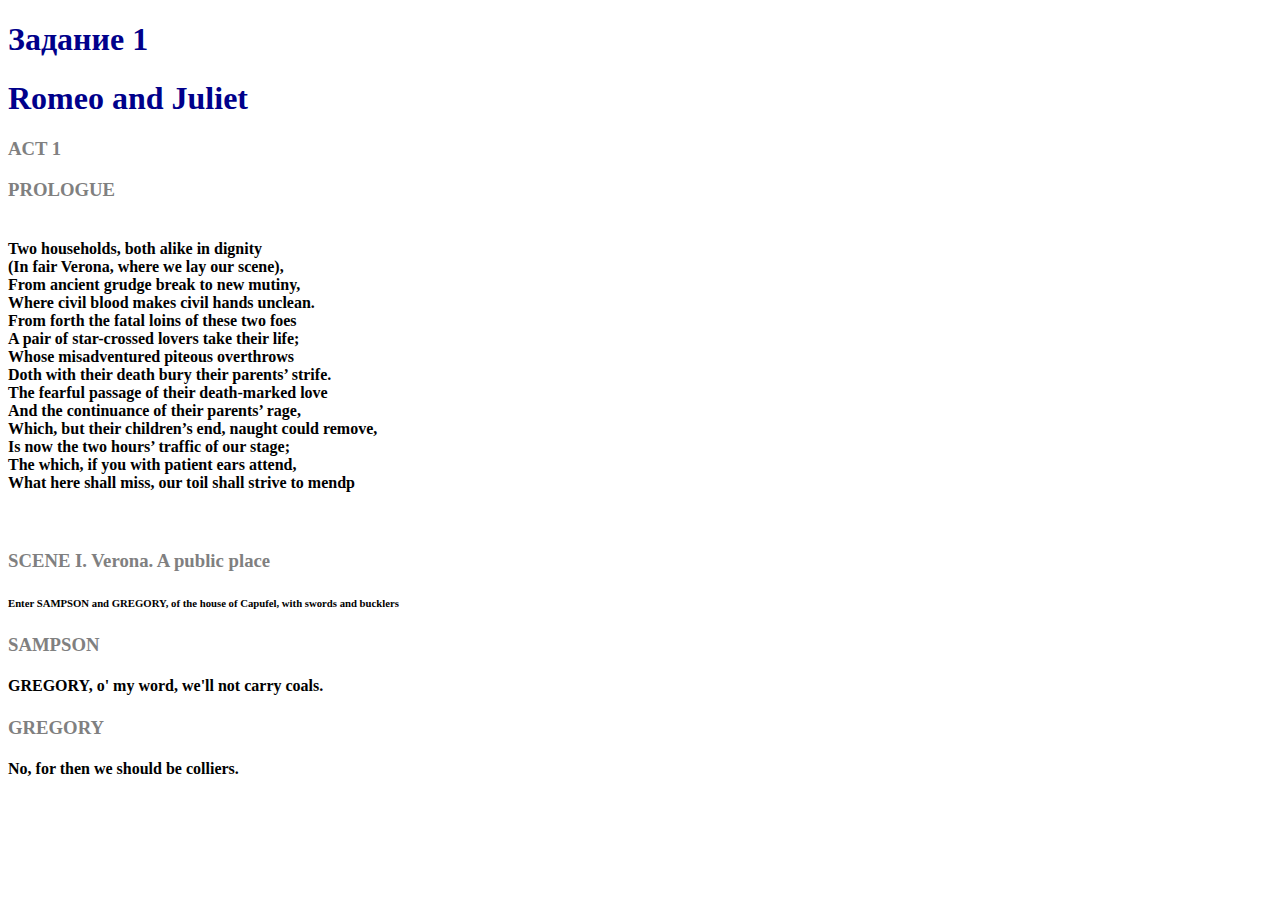
<file: practic1.html>
<!DOCTYPE html>
<html lang="ru">
<head>
    <meta charset="UTF-8">
    <meta name="viewport" content="width=device-width, initial-scale=1.0">
    <title>Моя Биография</title>
    <link rel="stylesheet" href="style1.css">
    <link href="https://fonts.googleapis.com/css2?family=Roboto:wght@400;700&display=swap" rel="stylesheet">
</head>
<body>
    <h1>Задание 1</h1>
    <form>
        <h1>Romeo and Juliet</h1>
        <h3>ACT 1</h3>
        <h3>PROLOGUE</h3>
        <h4><br>Two households, both alike in dignity
            <br>(In fair Verona, where we lay our scene),
            <br>From ancient grudge break to new mutiny,
            <br>Where civil blood makes civil hands unclean.
            <br>From forth the fatal loins of these two foes
            <br>A pair of star-crossed lovers take their life;
            <br>Whose misadventured piteous overthrows
            <br>Doth with their death bury their parents’ strife.
            <br>The fearful passage of their death-marked love
            <br>And the continuance of their parents’ rage,
            <br>Which, but their children’s end, naught could remove,
            <br>Is now the two hours’ traffic of our stage;
            <br>The which, if you with patient ears attend,
            <br>What here shall miss, our toil shall strive to mendp</h4>
        <br><h3>SCENE I. Verona. A public place</h3>
        <h6>Enter SAMPSON and GREGORY, of the house of Capufel, with swords and bucklers</h6>
        <h3>SAMPSON</h3>
        <h4>GREGORY, o' my word, we'll not carry coals.</h4>
        <h3>GREGORY</h3>
        <h4>No, for then we should be colliers.</h4>
    </form>
    
</body>
</html>
</file>
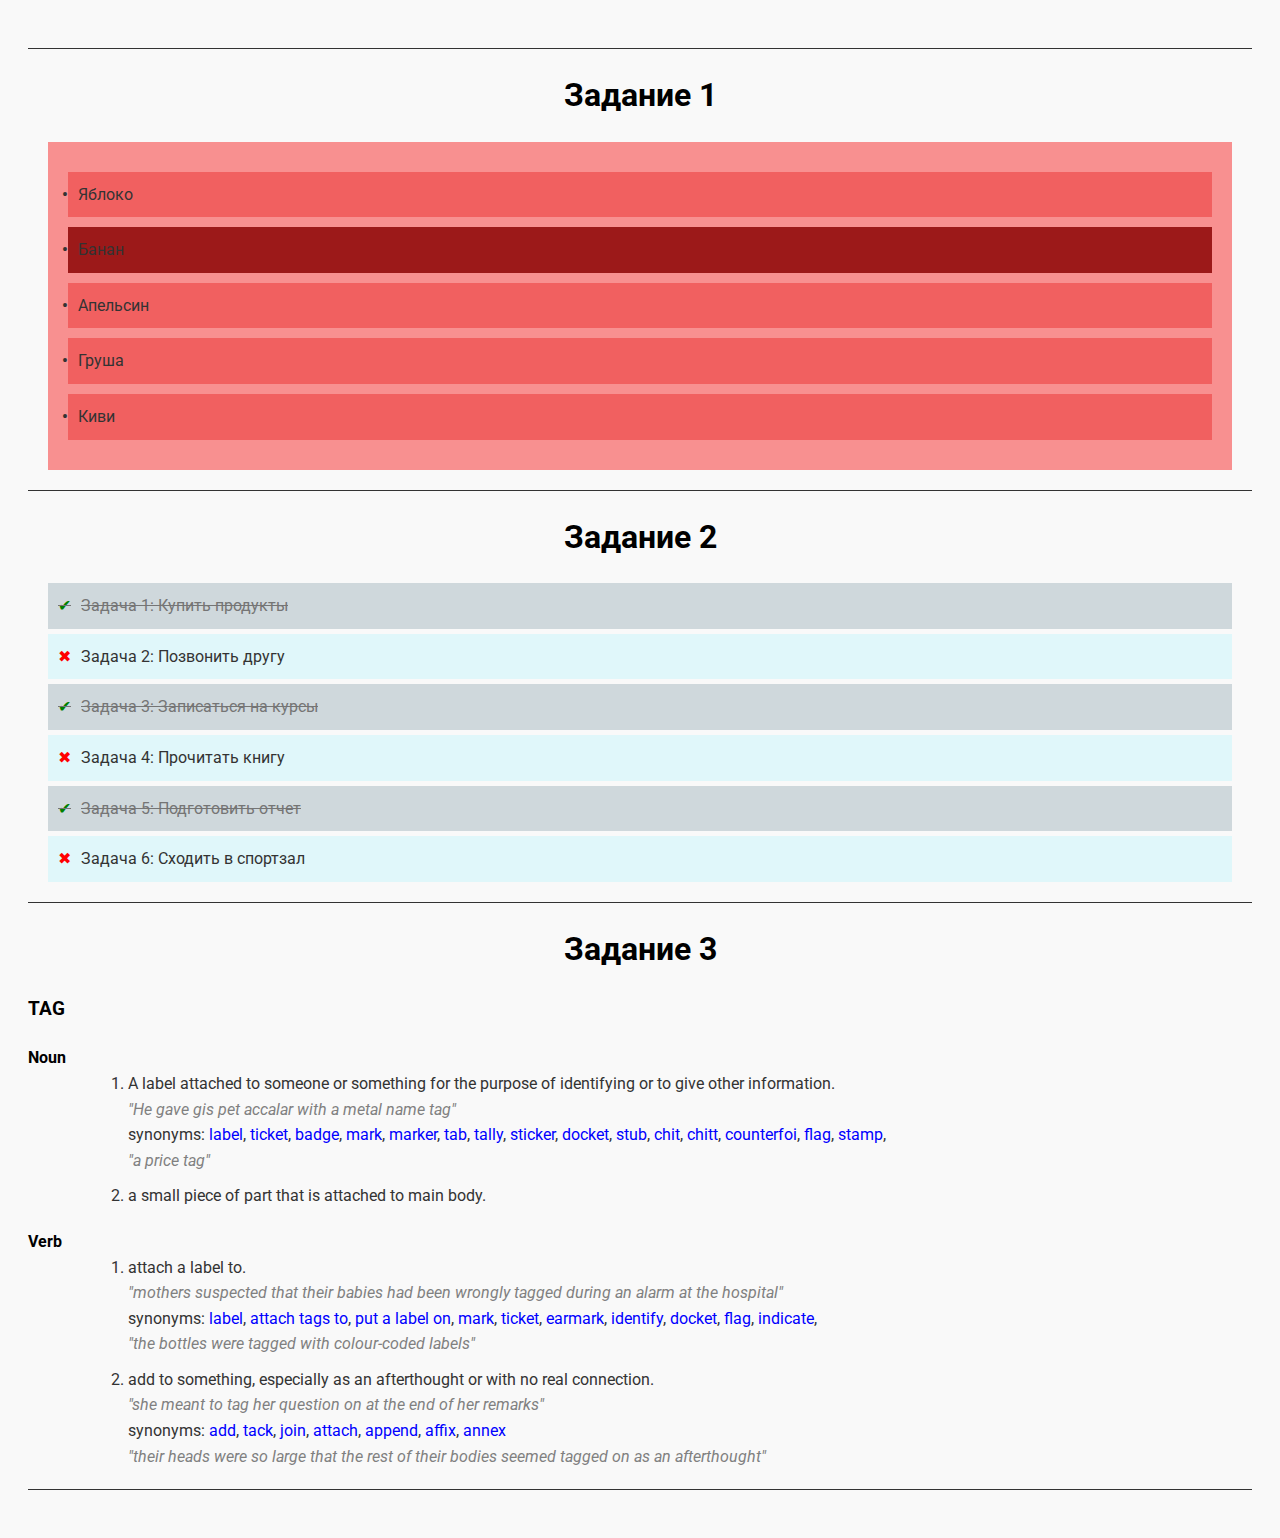
<file: practic2.html>
<!DOCTYPE html>
<html lang="ru">
<head>
    <meta charset="UTF-8">
    <meta name="viewport" content="width=device-width, initial-scale=1.0">
    <title>Моя Биография</title>
    <link rel="stylesheet" href="style2.css">
    <link href="https://fonts.googleapis.com/css2?family=Roboto:wght@400;700&display=swap" rel="stylesheet">
</head>
<body>
    <hr>
        <h1>Задание 1</h1>
        <ul class="fruit-list">
            <li>Яблоко</li>
            <li class="highlight">Банан</li>
            <li>Апельсин</li>
            <li>Груша</li>
            <li>Киви</li>
        </ul>
    <hr>
        <h1>Задание 2</h1>
        <ul class="task-list">
            <li class="checked">Задача 1: Купить продукты</li>
            <li>Задача 2: Позвонить другу</li>
            <li class="checked">Задача 3: Записаться на курсы</li>
            <li>Задача 4: Прочитать книгу</li>
            <li class="checked">Задача 5: Подготовить отчет</li>
            <li>Задача 6: Сходить в спортзал</li>
        </ul>
    <hr>
        <h1>Задание 3</h1>
        <h3>TAG</h3>
        <dl><!--список описания-->
            <dt>Noun</dt><!--заголовок описания-->
            <dd><!--описание-->
                <ol><!--нумеровочный список1-->
                    <li>
                        A label attached to someone or something for the purpose
                        of identifying or to give other information.
                        <br>
                        <span class="dz3">"He gave gis pet accalar with a metal name tag"</span>
                        <br>
                        synonyms:   <a href="#" class="A_label">label</a>, <a href="#" class="A_label">ticket</a>,
                                    <a href="#" class="A_label">badge</a>, <a href="#" class="A_label">mark</a>,
                                    <a href="#" class="A_label">marker</a>, <a href="#" class="A_label">tab</a>,
                                    <a href="#" class="A_label">tally</a>, <a href="#" class="A_label">sticker</a>,
                                    <a href="#" class="A_label">docket</a>, <a href="#" class="A_label">stub</a>,
                                    <a href="#" class="A_label">chit</a>, <a href="#" class="A_label">chitt</a>,
                                    <a href="#" class="A_label">counterfoi</a>, <a href="#" class="A_label">flag</a>,
                                    <a href="#" class="A_label">stamp</a>,
                        <br>
                        <span class="dz3">"a price tag"</span>
                        <br>
                    </li>
                    <li>
                        a small piece of part that is attached to main body.
                    </li>
                </ol>
            </dd>
        </dl>
        <dl><!--список описания-->
            <dt>Verb</dt><!--заголовок описания-->
            <dd><!--описание-->
                <ol><!--нумеровочный список1-->
                    <li>
                        attach a label to.
                    <br>
                    <span class="dz3">"mothers suspected that their babies had been wrongly tagged during an alarm at the hospital"</span>
                    <br>
                    synonyms:   <a href="#" class="A_label">label</a>, <a href="#" class="A_label">attach tags to</a>,
                                <a href="#" class="A_label">put a label on</a>, <a href="#" class="A_label">mark</a>,
                                <a href="#" class="A_label">ticket</a>, <a href="#" class="A_label">earmark</a>,
                                <a href="#" class="A_label">identify</a>, <a href="#" class="A_label">docket</a>,
                                <a href="#" class="A_label">flag</a>, <a href="#" class="A_label">indicate</a>,
                    <br>
                    <span class="dz3">"the bottles were tagged with colour-coded labels"</span>
                    <br>
                    </li>
                    <li>
                        add to something, especially as an afterthought or with no real connection.
                    <br>
                    <span class="dz3">"she meant to tag her question on at the end of her remarks"</span>
                    <br>
                    synonyms:   <a href="#" class="A_label">add</a>, <a href="#" class="A_label">tack</a>,
                                <a href="#" class="A_label">join</a>, <a href="#" class="A_label">attach</a>,
                                <a href="#" class="A_label">append</a>, <a href="#" class="A_label">affix</a>,
                                <a href="#" class="A_label">annex</a>
                    <br>
                    <span class="dz3">"their heads were so large that the rest of their bodies seemed tagged on as an afterthought"</span>
                    <br>
                    </li>
                </ol>
            </dd>
    <hr>
</body>
</html>
</file>
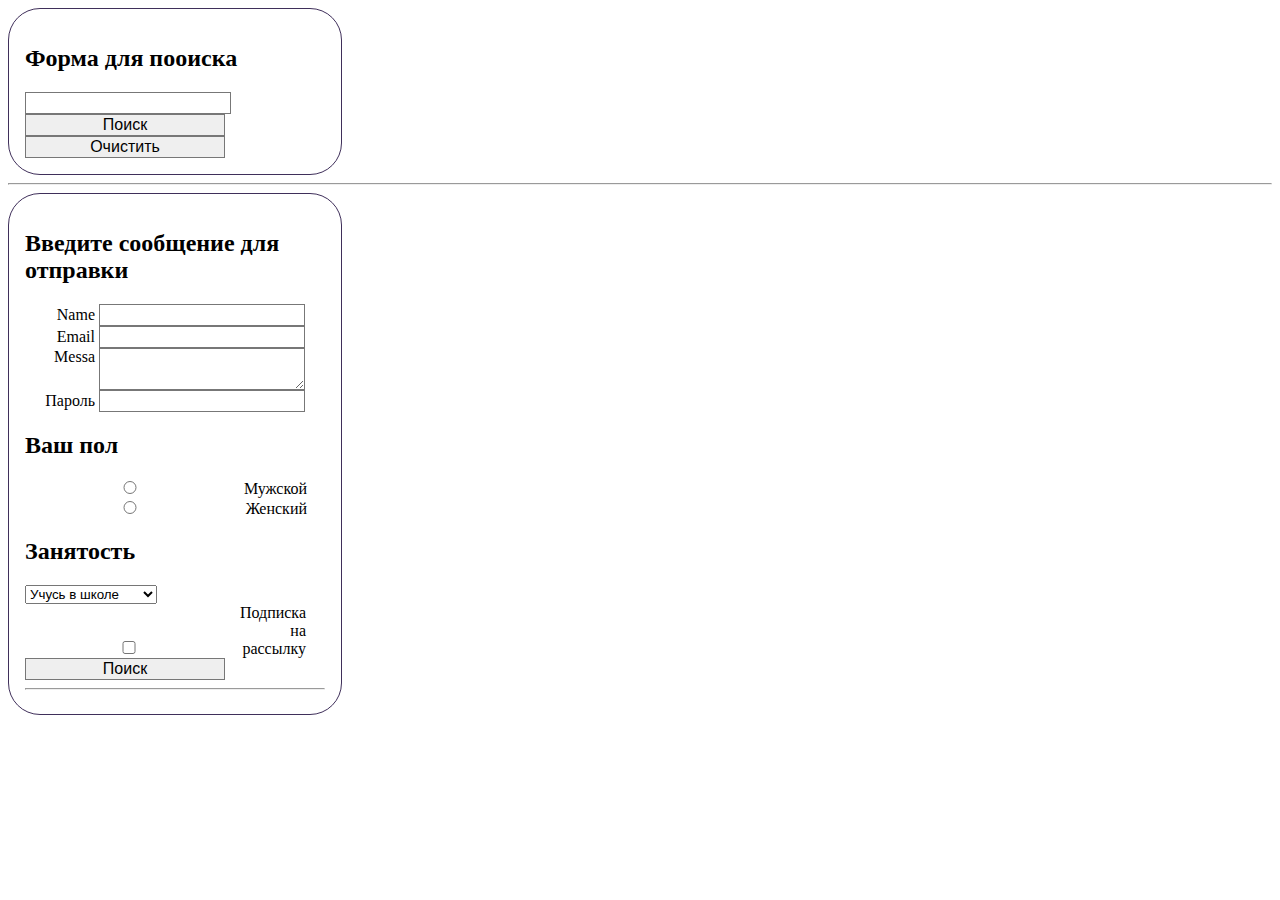
<file: practic5.html>
<!DOCTYPE html>
<html lang="en">
<head>
    <meta charset="UTF-8">
    <title>Title</title>
    <link rel="stylesheet" href="practic5style.css">
</head>
<body>
  <form>
    <h2>Форма для пооиска</h2>
    <input type="text"/>
    <input type="submit" value="Поиск"/>
    <input type="reset" value="Очистить">
  </form>
<hr>
<form action="/search" method="POST">
  <h2>Введите сообщение для отправки</h2>
  <div>
    <label for="uname">Name</label>
    <input type="text" id="uname" name="userName">
  </div>
  <div>
    <label for="email">Email</label>
    <input type="text" id="email"name="userName">
  </div>
    <div>
    <label for="message">Messa</label>
    <textarea id="message" name="message"></textarea>
  </div>
  <div>
      <label for="password">Пароль</label>
      <input type="password" id ='password' name="userPassword">
  </div>
    <div>
      <h2>Ваш пол</h2>
    <input type="radio" id ='gender1' value="mail" name="sex">
    <label for="gender1">Мужской</label>
    <input type="radio" id ='gender2' value="mail" name="sex">
    <label for="gender2">Женский</label>
  </div>
    <div>
      <h2>Занятость</h2>
      <select id="ucheb" name="uscheba">
        <option>Учусь в школе</option>
        <option>Учусь в вузе</option>
        <option>Учусь в колледже</option>
        <option>Работаю</option>
      </select>
    </div>
  <div>
    <input type="checkbox" id ='news' name="userCheck">
    <label for="news">Подписка на рассылку</label>
  </div>
  <div>
       <input type="submit" value="Поиск"/>
  </div>
<hr>
</form>
</body>
</html>
</file>
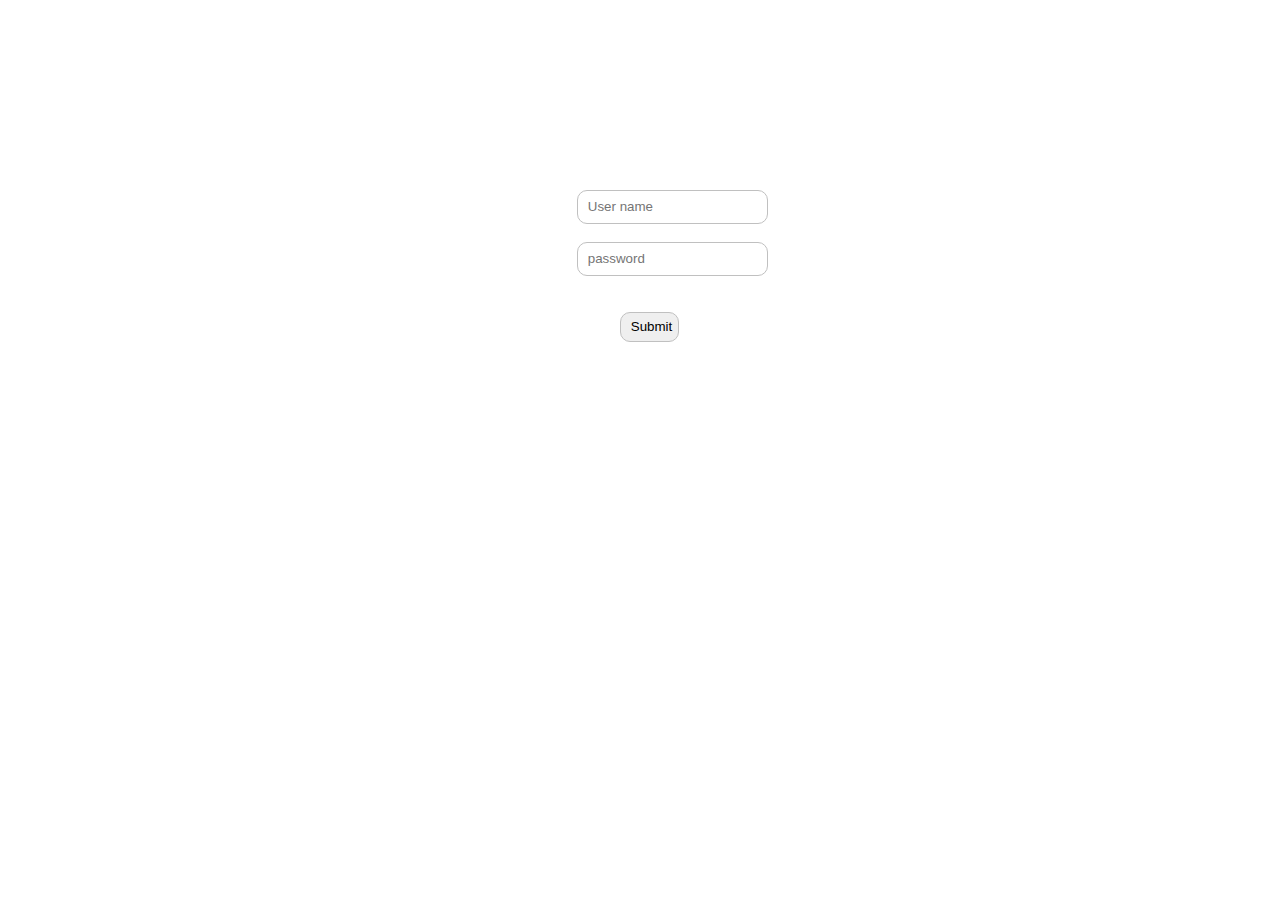
<file: www/login.html>
<!DOCTYPE html>
<html lang="en">
<head>
    <meta charset="UTF-8">
    <title>Login</title>
    <link rel="stylesheet" href="password.css">
</head>
<body>
    <div class="log">
        <input type="text" placeholder="User name" required><br><br>
        <input type="password" placeholder="password" required><br><br><br>
        <input id="sub" type="submit">
    </div>
</body>
</html>
</file>
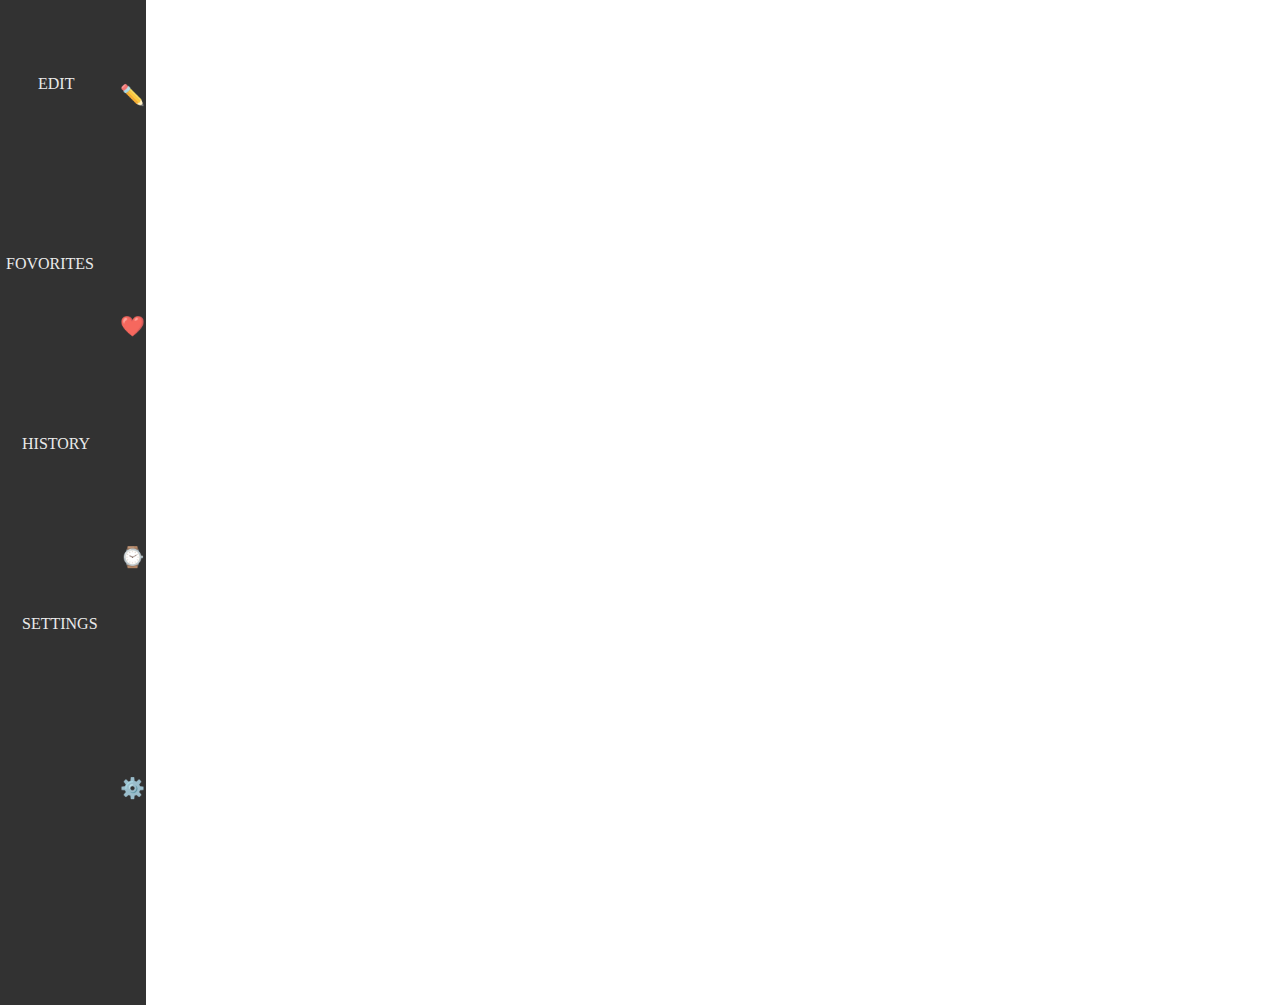
<file: www/practic1.html>
<!doctype html>
<html lang="en">
<head>
    <meta charset="UTF-8">
    <meta name="viewport"
          content="width=device-width, user-scalable=no, initial-scale=1.0, maximum-scale=1.0, minimum-scale=1.0">
    <meta http-equiv="X-UA-Compatible" content="ie=edge">
    <title>practic1</title>
    <link rel="stylesheet" href="styles/pr1_styles.css">
</head>
<body>
    <div id="leftbar">
        <ul id="ul1">
            <li><h4>MENU</h4></li><br><br><br><br><br>
            <li>✏️</li><br><br><br><br><br><br><br><br><br>
            <li>❤️</li><br><br><br><br><br><br><br><br><br>
            <li>⌚</li><br><br><br><br><br><br><br><br><br>
            <li>⚙️</li>
        </ul>
        <ul class="l12">
            <li id="q">&emsp;&emsp;&emsp;EDIT</li><br><br><br><br><br><br><br><br><br>
            <li id="w">&emsp;FOVORITES</li><br><br><br><br><br><br><br><br><br>
            <li id="e">&emsp;&emsp;HISTORY</li><br><br><br><br><br><br><br><br><br>
            <li id="r">&emsp;&emsp;SETTINGS</li>
        </ul>
    </div>
</body>
</html>
</file>
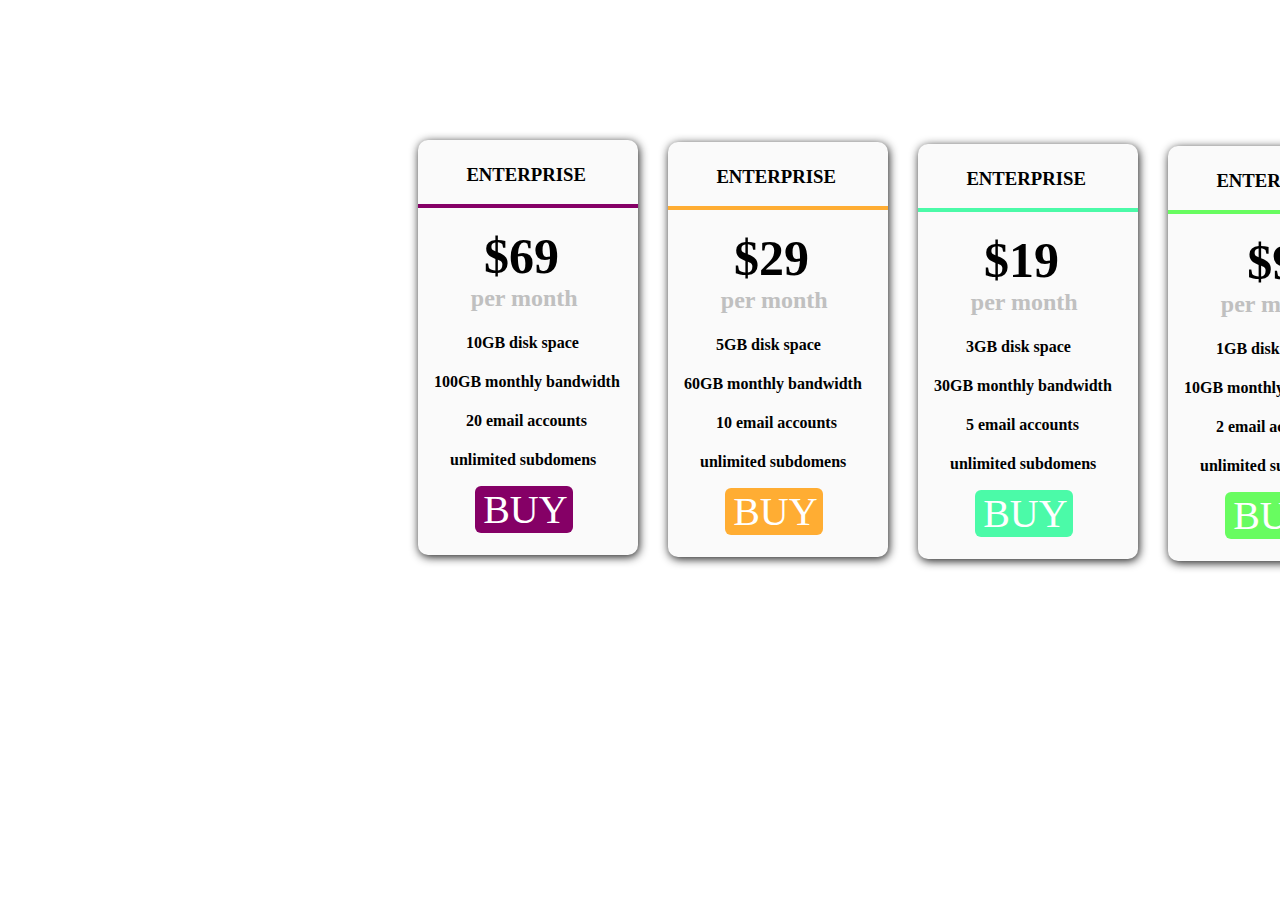
<file: www/practic2.html>
<!doctype html>
<html lang="en">
<head>
    <meta charset="UTF-8">
    <meta name="viewport"
          content="width=device-width, user-scalable=no, initial-scale=1.0, maximum-scale=1.0, minimum-scale=1.0">
    <meta http-equiv="X-UA-Compatible" content="ie=edge">
    <title>Practic2</title>
     <link rel="stylesheet" href="styles/pr2_styles.css">
</head>
<body>
<div id="main">
    <div class="sheet">
        <h3>ENTERPRISE</h3>
        <div class="line">
        </div>
        <h1>$69</h1>
        <h2>per month</h2>
        <h4>&emsp;&emsp;&emsp;10GB disk space</h4>
        <h4>&emsp;100GB monthly bandwidth</h4>
        <h4>&emsp;&emsp;&emsp;20 email accounts</h4>
        <h4>&emsp;&emsp;unlimited subdomens</h4>
        <p>BUY</p>
    </div>
    <div class="sheet2">
        <h3>ENTERPRISE</h3>
        <div class="line2">
        </div>
        <h1>$29</h1>
        <h2>per month</h2>
        <h4>&emsp;&emsp;&emsp;5GB disk space</h4>
        <h4>&emsp;60GB monthly bandwidth</h4>
        <h4>&emsp;&emsp;&emsp;10 email accounts</h4>
        <h4>&emsp;&emsp;unlimited subdomens</h4>
        <p>BUY</p>
    </div>
    <div class="sheet3">
        <h3>ENTERPRISE</h3>
        <div class="line3">
        </div>
        <h1>$19</h1>
        <h2>per month</h2>
        <h4>&emsp;&emsp;&emsp;3GB disk space</h4>
        <h4>&emsp;30GB monthly bandwidth</h4>
        <h4>&emsp;&emsp;&emsp;5 email accounts</h4>
        <h4>&emsp;&emsp;unlimited subdomens</h4>
        <p>BUY</p>
    </div>
    <div class="sheet4">
        <h3>ENTERPRISE</h3>
        <div class="line4">
        </div>
        <h1>$9</h1>
        <h2>per month</h2>
        <h4>&emsp;&emsp;&emsp;1GB disk space</h4>
        <h4>&emsp;10GB monthly bandwidth</h4>
        <h4>&emsp;&emsp;&emsp;2 email accounts</h4>
        <h4>&emsp;&emsp;unlimited subdomens</h4>
        <p>BUY</p>
    </div>
</div>
</body>
</html>
</file>
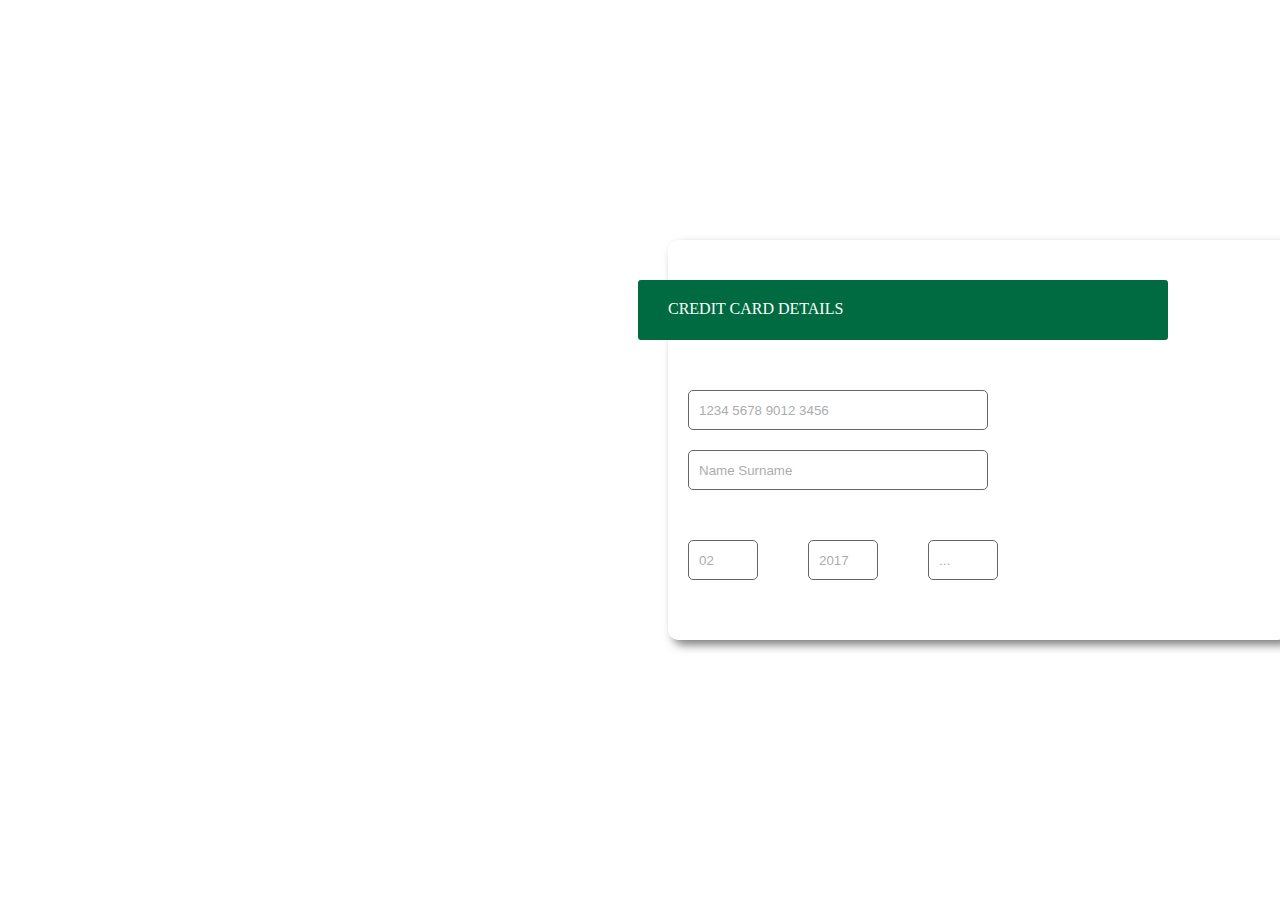
<file: www/practic3.html>
<html>
<head>
    <meta charset="UTF-8">
    <meta name="viewport" content="width=device-width, initial-scale=1.0">
   <link rel="stylesheet" href="styles/pr3_styles.css">

    <title>Document</title>

</head>
<body>

    <div class="card-form">
        <div class="inputcard">
            <input id="cardNumber" type="text" placeholder="1234 5678 9012 3456" required><br>
            <input id="nameOn" type="text" placeholder="Name Surname"><br>
            <input id="Date1" type="text" placeholder="02"><br>
            <input id="Date2" type="text" placeholder="2017"><br>
            <input id="cvv" type="text" placeholder="...">
        </div>
        <div class="line">
            CREDIT CARD DETAILS
        </div>
    </div>

</body>
</html>
</file>
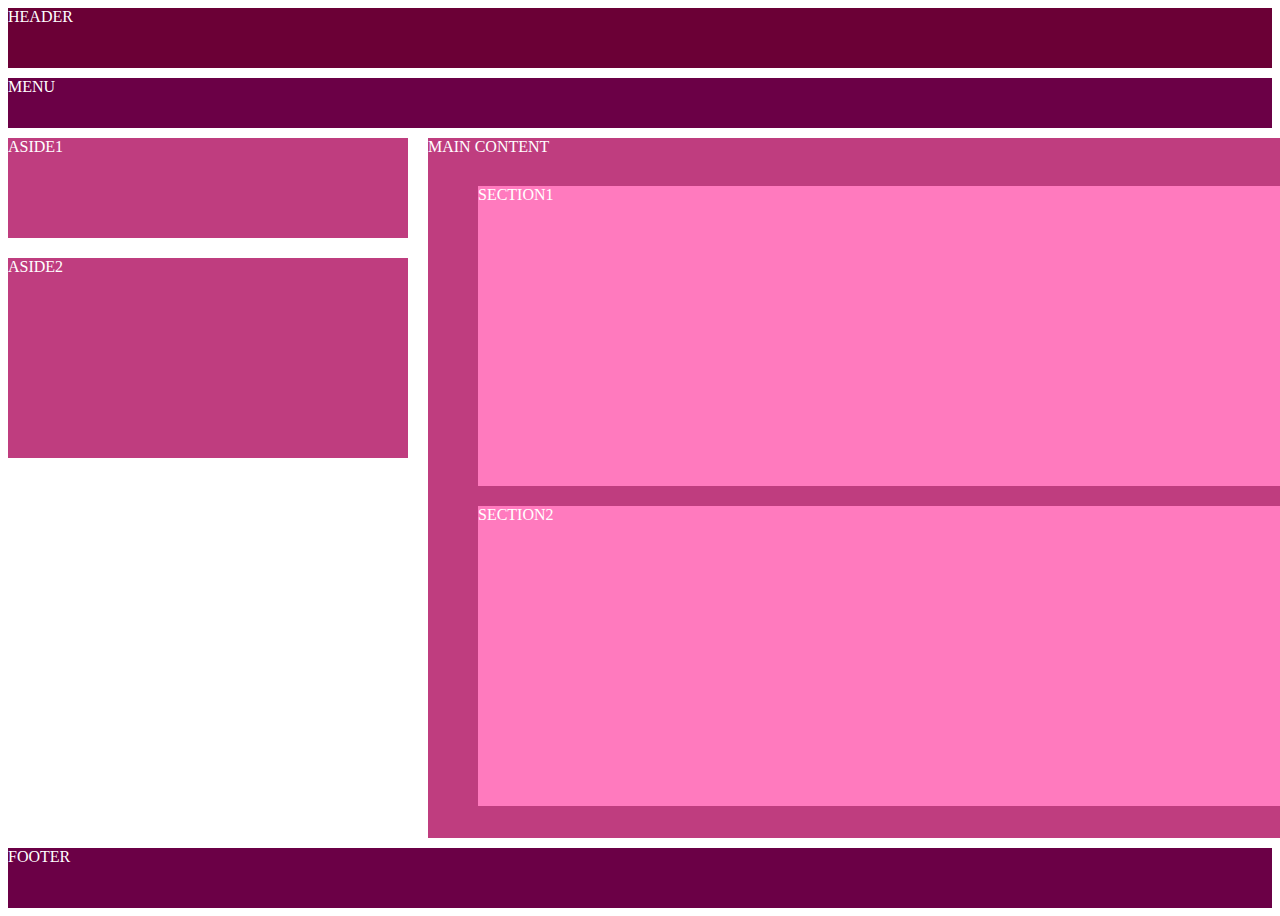
<file: www/practic4.html>
<!DOCTYPE html>
<html lang="en">
<head>
    <meta charset="UTF-8">
    <title>practic4</title>
     <link rel="stylesheet" href="styles/pr4_styles.css">
</head>
<header>
  HEADER
</header>
<body>
  <div class="menu">
    MENU
  </div>
  <div class="maincont">
    MAIN CONTENT
    <div class="SECTION1">
      SECTION1
    </div>
    <div class="SECTION2">
      SECTION2
    </div>
  </div>
  <div class="ASIDE1">
    ASIDE1
  </div>
  <div class="ASIDE2">
    ASIDE2
  </div>
  <div class="ASIDE3">
    A<br>S<br>I<br>D<br>E<br>3
  </div>
</body>
<footer>
  FOOTER
</footer>
</html>
</file>
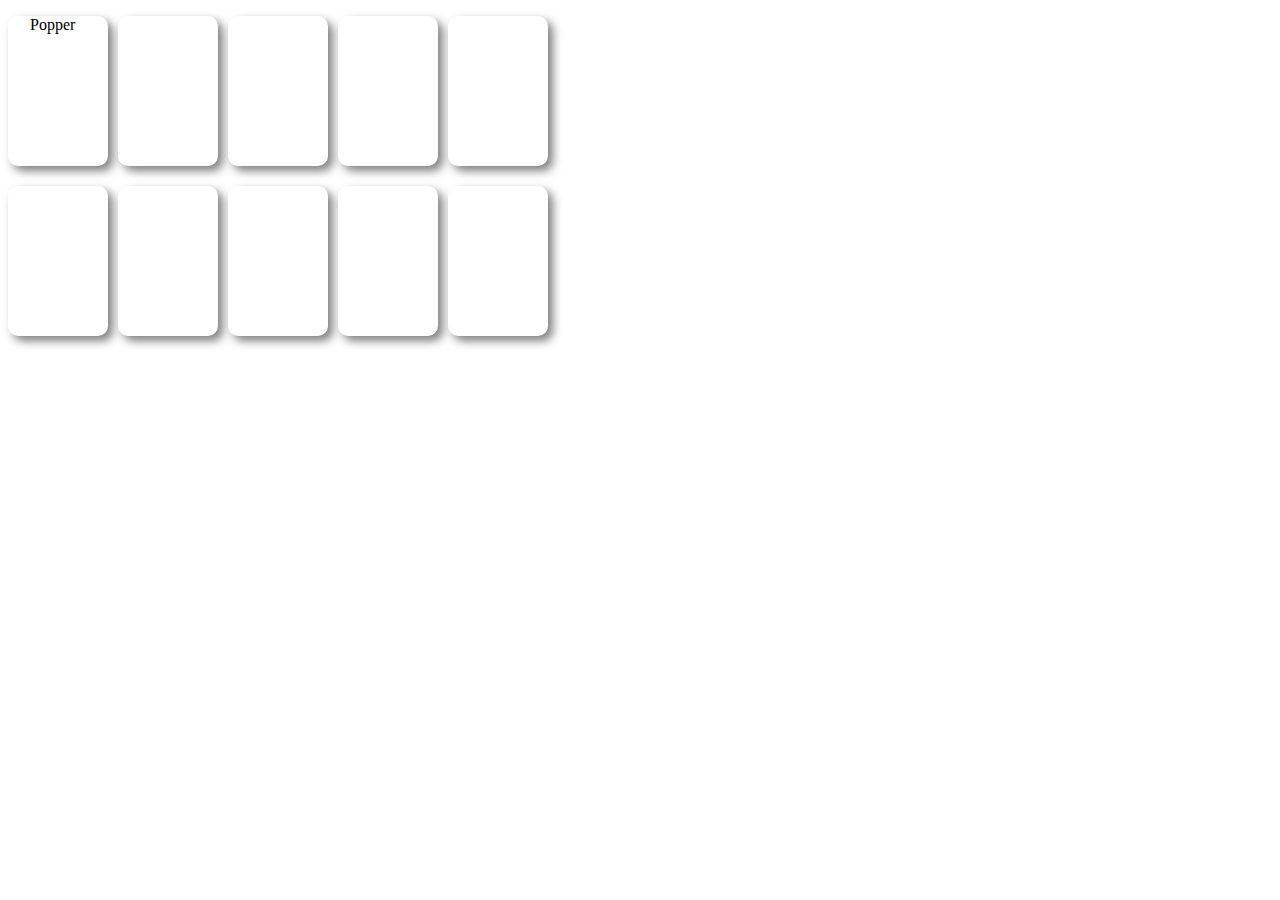
<file: www/practic5.html>
<!DOCTYPE html>
<html lang="en">
<head>
    <meta charset="UTF-8">
    <title>practic5</title>
    <link rel="stylesheet" href="styles/pr5_styles.css">
</head>
<body>
<div id="mainblock">
  <div id="block1">
    <p>Popper</p>
  </div>
  <div id="block2">

  </div>
  <div id="block3">

  </div>
  <div id="block4">

  </div>
  <div id="block5">

  </div>

    <div id="block6">

  </div>
  <div id="block7">

  </div>
  <div id="block8">

  </div>
  <div id="block9">

  </div>
  <div id="block10">

  </div>
</div>
</body>
</html>
</file>
<file: style1.css>
h1 {
    color: darkblue; 
}


h3 {
    color: gray; 
}
</file>
<file: style2.css>
/* Основные стили для body */
body {
    font-family: 'Roboto', sans-serif;
    line-height: 1.6;
    color: #333;
    background-color: #f9f9f9;
    padding: 20px;
}

/* Стили для заголовков */
h1 {
    color: black !important;
    text-align: center;
    margin-bottom: 20px;
}

h3 {
    color: black;
    margin-top: 20px;
}

/* Стили для горизонтальных линий */
hr {
    border: 0;
    height: 1px;
    background: #333;
    margin: 20px 0;
}

/* Стили для списка описаний */
dl {
    margin: 20px 0;
}

dt {
    
    font-weight: bold;
    color: black;
    margin-top: 10px;
}

dd {
    margin-left: 20px;
}

/* Стили для нумерованного списка */
ol {
    list-style-type: decimal;
    margin-left: 40px;
}

li {
    margin-bottom: 10px;
}

/* Стили для текста внутри тега span с классом dz3 */
span.dz3 {
    font-style: italic;
    color: gray;
}

/* Стили для ссылок с классом A_label */
a.A_label {
    color: blue;
    text-decoration: none;
}

a.A_label:hover {
    text-decoration: underline;
}
/* Стили для списка фруктов */
.fruit-list {
    background-color: #f89090; /* Светлый фон у всего списка */
    padding: 20px; /* Отступ внутри списка */
    margin: 20px; /* Отступ снаружи списка */
    list-style-type: none; /* Убираем маркеры списка */
}

.fruit-list li {
    background-color: #f16060; /* Более темный фон у каждого элемента списка */
    margin: 10px 0; /* Отступы между элементами списка */
    padding: 10px; /* Отступ внутри каждого элемента списка */
}

.fruit-list .highlight {
    background-color: #9c1919; 

    
    
}

.fruit-list li::before {
    content: "•"; /* Добавляем маркер в виде точки */
    color: #333; /* Цвет маркера */
    font-weight: bold; /* Жирный маркер */
    display: inline-block; 
    width: 1em; /* Отступ для маркера */
    margin-left: -1em; /* Сдвигаем маркер влево */
}
/* Стили для списка задач */
.task-list {
    list-style-type: none; /* Убираем маркеры списка */
    padding: 0; /* Убираем отступы по умолчанию */
    margin: 20px; /* Отступ снаружи списка */
}

.task-list li {
    padding: 10px; /* Отступ внутри каждого элемента списка */
    margin: 5px 0; /* Отступы между элементами списка */
    font-family: 'Roboto', sans-serif; /* Шрифт */
    display: flex; /* Для выравнивания иконки и текста */
    align-items: center; /* Выравнивание по вертикали */
}

/* Четные элементы списка */
.task-list li:nth-child(even) {
    background-color: #e0f7fa; /* Голубой фон (светлый оттенок) */
}

/* Нечетные элементы списка */
.task-list li:nth-child(odd) {
    background-color: #b2ebf2; /* Голубой фон (темный оттенок) */
}

/* Отмеченные элементы списка */
.task-list li.checked {
    background-color: #cfd8dc; /* Серый фон */
    text-decoration: line-through; /* Зачеркнутый текст */
    color: #757575; /* Серый цвет текста */
}

/* Иконка для неотмеченных элементов */
.task-list li::before {
    content: "✖"; /* Красный крестик */
    color: red; /* Цвет крестика */
    margin-right: 10px; /* Отступ справа от иконки */
}

/* Иконка для отмеченных элементов */
.task-list li.checked::before {
    content: "✔"; /* Галочка */
    color: green; /* Цвет галочки */
}
</file>
<file: practic5style.css>
ul{
    list-style: none;
    padding: 0;
    marging: 0;

}
label{
    display: inline-block;
    width: 70px;
    text-align: right;
}
for li + li{
    marging-top: 0.5em;

}
form{
    width: 300px;
    padding: 1em;
    border: 1px solid rgba(23, 4, 56, 0.829);
    border-radius: 2em;
}
textarea{
    vertical-align: top;
}
input, textarea{
    font: 1em sans-serif;
    width: 200px;
    border: 1px solid #777;
}
</file>
<file: www/password.css>
.log{
    margin-left: 45%;
    margin-top: 15%;
}
input{
    height: 30px;
    border-radius: 10px;
    border: 1px solid silver;
    transition: border 0.5s ease, box-shadow 0.5s ease;
    padding-left: 10px;

}
#sub{
    margin-left: 43px;
    padding-left: -20px;
}
#sub:hover{
    cursor: pointer;
}
input:hover{
     border: 1px solid #dbdbdb;
     box-shadow: 1px 1px 5px rgba(0,0,0,0.2);

}

input:focus{
    outline: none;
}
</file>
<file: www/styles/pr1_styles.css>
*{
    padding: 0px;
    margin: 0px;
}
body{
    height: 1000px;
}
#leftbar{
    background: black;
    opacity: 0.8;
    width: 20%;
    height: 1000px;
    margin-left: -220px;
    padding-top: 5px;
    transition: margin-left 0.5s ease;

    z-index: 0;
}
#leftbar:hover{
    margin-left: -110px;
    ul h4{
          margin-left: -18px;
    }
    .l12{
    margin-top: -725px;
    margin-left: 100px;
    opacity: 0.9;
    }
    #ul1{
         opacity: 1;
    }

#q:hover{
    background:#141414;
    cursor: active;
    z-index: 3;
}
#w:hover{
    background:#141414;
    cursor: active;
    z-index: 3;
}
#e:hover{
    background:#141414;
    cursor: active;
    z-index: 3;
}
#r:hover{
    background:#141414;
    cursor: active;
    z-index: 3;
}

}
#ul1{
    font-size: 20px;
    list-style: none;
    margin-left: 230px;
    margin-top: -60px;
    z-index: 3;

}


#ul h4{
    transition: margin-left 0.5s ease;
    color: white;
    font-size: 16px;
    list-style: none;
    margin-left: -230px;
    z-index: 3;
}
.l12{
    transition: opacity 0.9s ease;
    opacity: 0;
    color: white;
    transition: margin-left 0.5s ease;
    margin-top: -725px;
    margin-left: 150px;
    z-index: 0;
}
</file>
<file: www/styles/pr2_styles.css>
#main{
    margin-left: 210px;
}

.sheet{
    background: #fafafa;
    width: 220px;
    height: 410px;
    padding-top: 5px;
    border-radius: 10px;
    box-shadow: 1px 2px 10px rgba(0, 0, 0, 0.9);
    margin-left: 200px;
    margin-top: 140px;
    transition: transform 1s ease, box-shadow 1s linear, z-index 0.1s ease;
    z-index: 0;

}
.sheet:hover{
    background: white;
    transform: scale(1.2);
    cursor: pointer;
    z-index: 4;
    box-shadow: 1px 2px 1px rgba(0, 0, 0, 0.1);
}

h3{
    margin-left:22%;
}
h1{
    font-size: 50px;
    margin-left:30%;
    margin-bottom: -20px;
    margin-top: -1px;
}
h2{
     margin-left:24%;
     color: silver;
}
.line{
    background: #850066;
    height: 4px;
    margin-bottom: 20px;
}
p{
    display: block;
    background: #850066;
    margin-left: 26%;
    margin-top: -5px;
    font-size: 40px;
    width: 90px;
    padding-left: 8px;
    border-radius: 6px;
    color: white;
}
p:hover{
    background: #b83098;
    cursor: pointer;
}

/*2 блок */
.sheet2{
    background: #fafafa;
    width: 220px;
    height: 410px;
    padding-top: 5px;
    border-radius: 10px;
    box-shadow: 1px 2px 10px rgba(0, 0, 0, 0.9);
    margin-left: 450px;
    margin-top: -413px;
    transition: transform 1s ease, box-shadow 1s linear, z-index 0.1s ease;
    z-index: 1;

}
.sheet2:hover{
    background: white;
    transform: scale(1.2);
    cursor: pointer;
    z-index: 4;
    box-shadow: 1px 2px 1px rgba(0, 0, 0, 0.1);
}
.sheet2 h3{
    margin-left:22%;
}
h1{
    font-size: 50px;
    margin-left:30%;
    margin-bottom: -20px;
    margin-top: -1px;
}
h2{
     margin-left:24%;
     color: silver;
}
.line2{
    background: #ffad33;
    height: 4px;
    margin-bottom: 20px;
}
.sheet2 p{
    display: block;
    background: #ffad33;
    margin-left: 26%;
    margin-top: -5px;
    font-size: 40px;
    width: 90px;
    padding-left: 8px;
    border-radius: 6px;
    color: while;
}
.sheet2 p:hover{
    background: #fab44b;
    cursor: pointer;
}
/*3 блок */
.sheet3{
    background: #fafafa;
    width: 220px;
    height: 410px;
    padding-top: 5px;
    border-radius: 10px;
    box-shadow: 1px 2px 10px rgba(0, 0, 0, 0.9);
    margin-left: 700px;
    margin-top: -413px;
    transition: transform 1s ease, box-shadow 1s linear, z-index 0.1s ease;
    z-index: 2;

}
.sheet3:hover{
    background: white;
    transform: scale(1.2);
    cursor: pointer;
    z-index: 4;
    box-shadow: 1px 2px 1px rgba(0, 0, 0, 0.1);
}
.sheet3 h3{
    margin-left:22%;
}
h1{
    font-size: 50px;
    margin-left:30%;
    margin-bottom: -20px;
    margin-top: -1px;
}
h2{
     margin-left:24%;
     color: silver;
}
.line3{
    background: #4bfaa8;
    height: 4px;
    margin-bottom: 20px;
}
.sheet3 p{
    display: block;
    background: #4bfaa8;
    margin-left: 26%;
    margin-top: -5px;
    font-size: 40px;
    width: 90px;
    padding-left: 8px;
    border-radius: 6px;
    color: while;
}
.sheet3 p:hover{
    background: #60fcb3;
    cursor: pointer;
}
/*4 блок */
.sheet4{
    background: #fafafa;
    width: 220px;
    height: 410px;
    padding-top: 5px;
    border-radius: 10px;
    box-shadow: 1px 2px 10px rgba(0, 0, 0, 0.9);
    margin-left: 950px;
    margin-top: -413px;
    transition: transform 1s ease, box-shadow 1s linear, z-index 0.1s ease;
    z-index: 3;

}
.sheet4:hover{
    background: white;
    transform: scale(1.2);
    cursor: pointer;
    z-index: 4;
    box-shadow: 1px 2px 1px rgba(0, 0, 0, 0.1);
}
.sheet4 h3{
    margin-left:22%;
}
.sheet4 h1{
    font-size: 50px;
    margin-left:36%;
    margin-bottom: -20px;
    margin-top: -1px;
}
h2{
     margin-left:24%;
     color: silver;
}
.line4{
    background: #68fc60;
    height: 4px;
    margin-bottom: 20px;
}
.sheet4 p{
    display: block;
    background: #68fc60;
    margin-left: 26%;
    margin-top: -5px;
    font-size: 40px;
    width: 90px;
    padding-left: 8px;
    border-radius: 6px;
    color: while;
}
.sheet4 p:hover{
    background: #81ff7a;
    cursor: pointer;
}
</file>
<file: www/styles/pr3_styles.css>
.card-form{
    padding-top: 150px;
    padding-left: 20px;
    background-image: url('https://gamedev.ru/files/images/ml4gxyze4q8.jpg');
    background-size: cover;
    width: 600px;
    height: 250px;
    border-radius: 10px;
    margin-left: 660px;
    margin-top: 240px;
    box-shadow: 5px 5px 10px rgba(0, 0, 0, 0.5);
    z-index: 0;
}
#cardNumber{
    opacity: 0.6;
    margin-bottom: 20px;
    padding-left: 10px;
    width: 300px;
    height: 40px;
    border-radius: 5px;
    border: 1px solid black;
}
#cardNumber:hover{
    border: none;
    cursor: pointer;
}
#cardNumber:action{
    border: none;
}


#nameOn{
    opacity: 0.6;
    margin-bottom: 20px;
    padding-left: 10px;
    margin-bottom: 20px;
    width: 300px;
    height: 40px;
    border-radius: 5px;
    border: 1px solid black;
}
#nameOn:hover{
    border: none;
    cursor: pointer;
}
#cardNumber:action{
    border: none;
}

#Date1{
    opacity: 0.6;
    margin-top: 30px;
    height: 40px;
    width: 70px;
    border: 1px solid black;
    padding-left: 10px;
    border-radius: 5px;
}
#Date2{
    opacity: 0.6;
    margin-left: 120px;
    height: 40px;
    width: 70px;
    margin-top: -40px;
    border: 1px solid black;
    padding-left: 10px;
    border-radius: 5px;
}
#cvv{
    opacity: 0.6;
    margin-top: -40px;
    margin-left: 240px;
    height: 40px;
    width: 70px;
    border: 1px solid black;
    padding-left: 10px;
    border-radius: 5px;
}

.line{
    width: 500px;
    height: 40px;
    margin-left: -50px;
    margin-top: -300px;
    padding-top: 20px;
    padding-left: 30px;
    background: #006b40;
    border-radius: 3px;
    color: white;
}
</file>
<file: www/styles/pr4_styles.css>
header{
    background: #6b0036;
    width: 100%;
    height: 60px;
    color: white;
}
.menu{
    background: #6b0046;
    margin-top: 10px;
    width: 100%;
    height: 50px;
    color: white;
}
footer{
    background: #6b0046;
    width: 100%;
    height: 60px;
    margin-top: 210px;
    color: white;
}
.maincont{
    background: #bf3d7f;
    width: 1300px;
    margin-left: 420px;
    margin-top: 10px;
    height: 700px;
    color: white;
}
.ASIDE1{
    background: #bf3d7f;
    width: 400px;
    margin-top: -700px;
    height: 100px;
    color: white;
}
.ASIDE2{
    background: #bf3d7f;
    width: 400px;
    margin-top: 20px;
    height: 200px;
    color: white;
}
.ASIDE3{
    background: #bf3d7f;
    width: 300px;
    margin-top: -320px;
    height: 500px;
    margin-left: 1750px;
    padding-left: 60px;
    font-size: 30px;
    color: white;
    z-index: 2;
}
.SECTION1{
    background: #ff7abe;
    margin-left: 50px;
    margin-top: 30px;
    width: 1200px;
    height: 300px;
    color: white;
}
.SECTION2{
    background: #ff7abe;
    margin-left: 50px;
    margin-top: 20px;
    width: 1200px;
    height: 300px;
    color: white;
}
</file>
<file: www/styles/pr5_styles.css>
#block1{
    width: 100px;
    height: 150px;
    background: white;
    border-radius: 10px;
    box-shadow: 5px 5px 10px rgba(0, 0, 0, 0.5);
}
#block1 p{
    margin-left: 22px;
    margin-bottom: -22px;
}
#block2{
    width: 100px;
    height: 150px;
    margin-left: 110px;
    margin-top: -150px;
    background: white;
    border-radius: 10px;
    box-shadow: 5px 5px 10px rgba(0, 0, 0, 0.5);
}
#block3{
    width: 100px;
    height: 150px;
    margin-left: 220px;
    margin-top: -150px;
    background: white;
    border-radius: 10px;
    box-shadow: 5px 5px 10px rgba(0, 0, 0, 0.5);
}
#block4{
    width: 100px;
    height: 150px;
    margin-left: 330px;
    margin-top: -150px;
    background: white;
    border-radius: 10px;
    box-shadow: 5px 5px 10px rgba(0, 0, 0, 0.5);
}
#block5{
    width: 100px;
    height: 150px;
    margin-left: 440px;
    margin-top: -150px;
    background: white;
    border-radius: 10px;
    box-shadow: 5px 5px 10px rgba(0, 0, 0, 0.5);
}

#block6{
    width: 100px;
    height: 150px;
    background: white;
    margin-top: 20px;
    border-radius: 10px;
    box-shadow: 5px 5px 10px rgba(0, 0, 0, 0.5);
}
#block7{
    width: 100px;
    height: 150px;
    margin-left: 110px;
    margin-top: -150px;
    background: white;
    border-radius: 10px;
    box-shadow: 5px 5px 10px rgba(0, 0, 0, 0.5);
}
#block8{
    width: 100px;
    height: 150px;
    margin-left: 220px;
    margin-top: -150px;
    background: white;
    border-radius: 10px;
    box-shadow: 5px 5px 10px rgba(0, 0, 0, 0.5);
}
#block9{
    width: 100px;
    height: 150px;
    margin-left: 330px;
    margin-top: -150px;
    background: white;
    border-radius: 10px;
    box-shadow: 5px 5px 10px rgba(0, 0, 0, 0.5);
}
#block10{
    width: 100px;
    height: 150px;
    margin-left: 440px;
    margin-top: -150px;
    background: white;
    border-radius: 10px;
    box-shadow: 5px 5px 10px rgba(0, 0, 0, 0.5);
}
</file>
